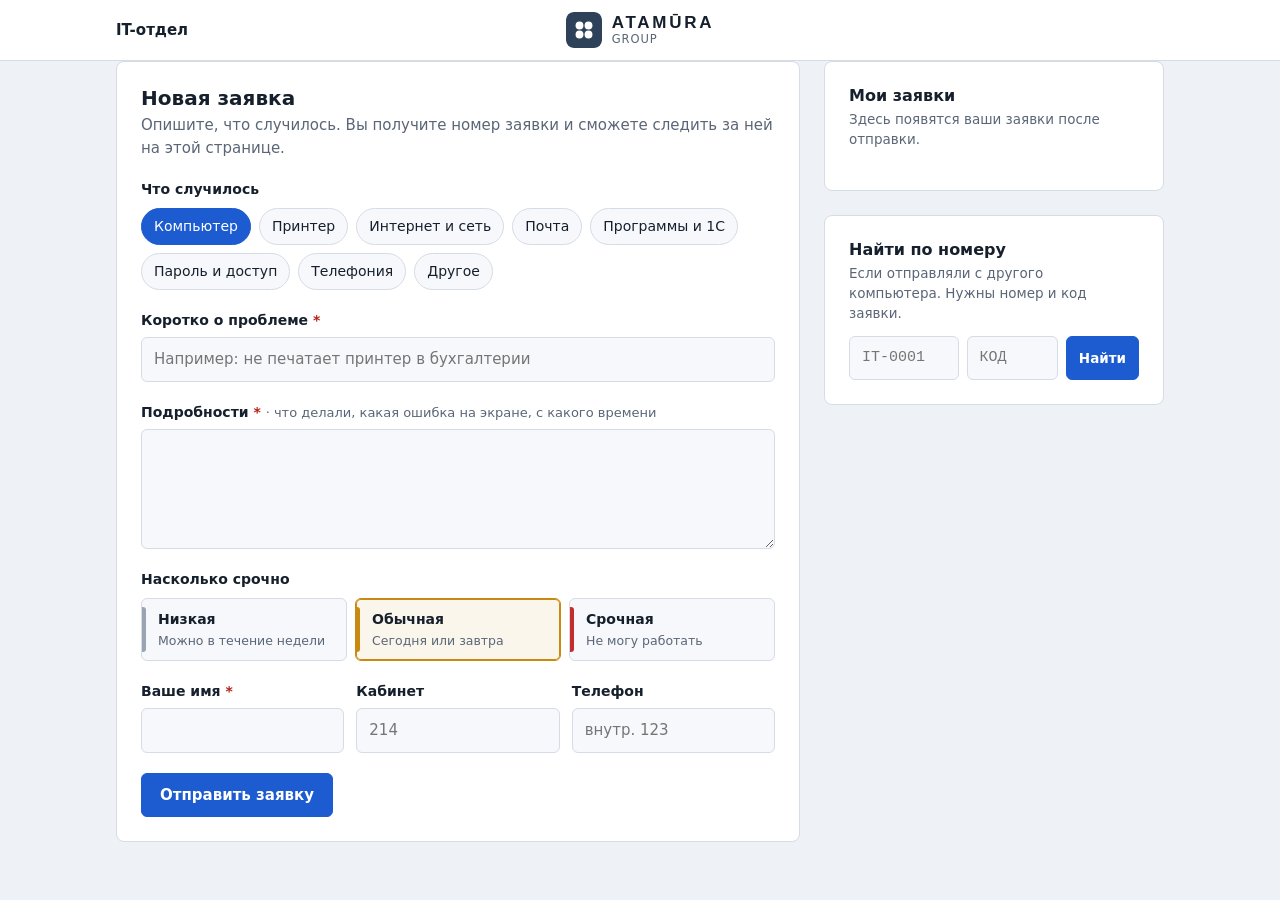
<file: index.html>
<!doctype html>
<html lang="ru">
<head>
<meta charset="utf-8">
<meta name="viewport" content="width=device-width, initial-scale=1, viewport-fit=cover">
<meta http-equiv="Content-Security-Policy" content="default-src 'none'; script-src 'self'; style-src 'self' 'unsafe-inline' https://fonts.googleapis.com; font-src https://fonts.gstatic.com; connect-src https://script.google.com https://script.googleusercontent.com; img-src 'self' data:; base-uri 'none'; form-action 'none'">
<meta name="referrer" content="no-referrer">
<title>Заявка в IT-отдел</title>
<link rel="preconnect" href="https://fonts.googleapis.com">
<link rel="preconnect" href="https://fonts.gstatic.com" crossorigin>
<link rel="stylesheet" href="https://fonts.googleapis.com/css2?family=Comfortaa:wght@700&family=IBM+Plex+Mono:wght@500;600&family=IBM+Plex+Sans:wght@400;600&display=swap">
<link rel="icon" href="logo.svg" type="image/svg+xml">
<link rel="stylesheet" href="style.css">
<script src="config.js"></script>
<script src="common.js"></script>
</head>
<body>

<header class="top">
  <div class="wrap top-grid">
    <span class="top-title" data-org>IT-отдел</span>
    <div class="brand">
      <img class="brand-logo" src="logo.svg" alt="" width="36" height="36">
      <span class="wordmark"><b>ATAMŪRA</b><small>Group</small></span>
    </div>
    <div class="top-right"></div>
  </div>
</header>
<div class="demo-banner" hidden>
  <div class="wrap">Демо-режим: сайт ещё не подключён к Google Таблице, заявки сохраняются только в этом браузере.</div>
</div>

<main class="wrap">
  <div class="layout">

    <section class="panel" id="formPanel">
      <h2>Новая заявка</h2>
      <p class="lead">Опишите, что случилось. Вы получите номер заявки и сможете следить за ней на этой странице.</p>

      <form id="form" novalidate>
        <fieldset>
          <span class="legend">Что случилось</span>
          <div class="chips" id="cats"></div>
        </fieldset>

        <div class="field">
          <label for="subject">Коротко о проблеме <span class="req">*</span></label>
          <input type="text" id="subject" maxlength="120" placeholder="Например: не печатает принтер в бухгалтерии" required>
        </div>

        <div class="field">
          <label for="description">Подробности <span class="req">*</span>
            <span class="hint">· что делали, какая ошибка на экране, с какого времени</span></label>
          <textarea id="description" maxlength="3000" required></textarea>
        </div>

        <fieldset>
          <span class="legend">Насколько срочно</span>
          <div class="prio">
            <label class="p-low"><input type="radio" name="priority" value="Низкая"><b>Низкая</b><small>Можно в течение недели</small></label>
            <label class="p-mid"><input type="radio" name="priority" value="Обычная" checked><b>Обычная</b><small>Сегодня или завтра</small></label>
            <label class="p-high"><input type="radio" name="priority" value="Срочная"><b>Срочная</b><small>Не могу работать</small></label>
          </div>
        </fieldset>

        <div class="row">
          <div class="field">
            <label for="name">Ваше имя <span class="req">*</span></label>
            <input type="text" id="name" maxlength="80" autocomplete="name" required>
          </div>
          <div class="field">
            <label for="place">Кабинет</label>
            <input type="text" id="place" maxlength="60" placeholder="214">
          </div>
          <div class="field">
            <label for="phone">Телефон</label>
            <input type="tel" id="phone" maxlength="40" placeholder="внутр. 123">
          </div>
        </div>

        <!-- Ловушка для ботов: человек это поле не видит. -->
        <div class="trap" aria-hidden="true">
          <label for="website">Сайт</label>
          <input type="text" id="website" tabindex="-1" autocomplete="off">
        </div>

        <p class="error" id="formError" role="alert" hidden></p>
        <div class="actions">
          <button class="btn" type="submit" id="submitBtn">Отправить заявку</button>
        </div>
      </form>

      <div class="success" id="success" hidden>
        <span class="muted">Заявка принята. Её номер:</span>
        <div class="ticket-no" id="newNo"></div>
        <div class="muted">Код заявки: <span class="mono" id="newCode" style="color:var(--fg);font-size:16px"></span></div>
        <p class="muted" style="margin:0">Заявка сохранена в списке «Мои заявки» справа, там появится ответ IT-отдела. Код нужен, чтобы проверить заявку с другого компьютера. Не сообщайте его посторонним.</p>
        <button class="btn ghost" type="button" id="againBtn">Отправить ещё одну</button>
      </div>
    </section>

    <aside class="side">
      <section class="panel">
        <h3>Мои заявки</h3>
        <p class="muted" style="margin:0" id="mineNote">Заявки, отправленные с этого компьютера.</p>
        <ul class="mine" id="mine"></ul>
        <div class="actions" style="margin-top:14px" id="mineActions" hidden>
          <button class="btn ghost small" type="button" id="refreshMine">Обновить статусы</button>
        </div>
      </section>

      <section class="panel">
        <h3>Найти по номеру</h3>
        <p class="muted" style="margin:0 0 12px">Если отправляли с другого компьютера. Нужны номер и код заявки.</p>
        <form class="check" id="checkForm">
          <input type="text" id="checkId" placeholder="IT-0001" aria-label="Номер заявки">
          <input type="text" id="checkCode" placeholder="Код" aria-label="Код заявки" maxlength="8" autocomplete="off">
          <button class="btn small" type="submit">Найти</button>
        </form>
        <p class="error" id="checkError" role="alert" hidden style="margin-top:10px"></p>
      </section>
    </aside>

  </div>
</main>

<script src="index.js"></script>
</body>
</html>
</file>
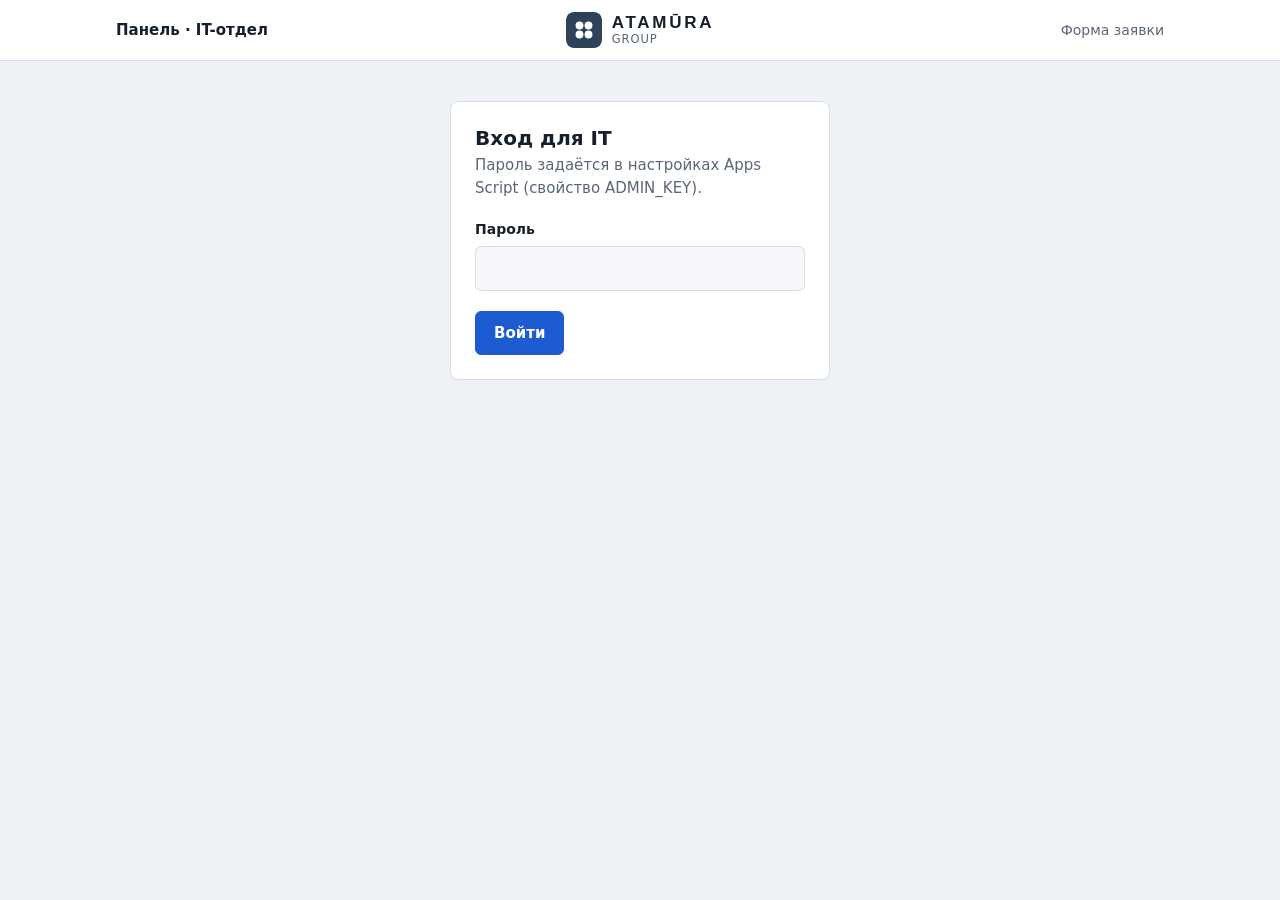
<file: admin.html>
<!doctype html>
<html lang="ru">
<head>
<meta charset="utf-8">
<meta name="viewport" content="width=device-width, initial-scale=1, viewport-fit=cover">
<meta name="robots" content="noindex">
<meta http-equiv="Content-Security-Policy" content="default-src 'none'; script-src 'self'; style-src 'self' 'unsafe-inline' https://fonts.googleapis.com; font-src https://fonts.gstatic.com; connect-src https://script.google.com https://script.googleusercontent.com; img-src 'self' data:; base-uri 'none'; form-action 'none'">
<meta name="referrer" content="no-referrer">
<title>Панель IT-отдела</title>
<link rel="preconnect" href="https://fonts.googleapis.com">
<link rel="preconnect" href="https://fonts.gstatic.com" crossorigin>
<link rel="stylesheet" href="https://fonts.googleapis.com/css2?family=Comfortaa:wght@700&family=IBM+Plex+Mono:wght@500;600&family=IBM+Plex+Sans:wght@400;600&display=swap">
<link rel="icon" href="logo.svg" type="image/svg+xml">
<link rel="stylesheet" href="style.css">
<script src="config.js"></script>
<script src="common.js"></script>
</head>
<body>

<header class="top">
  <div class="wrap top-grid">
    <span class="top-title">Панель · <span data-org>IT-отдел</span></span>
    <div class="brand">
      <img class="brand-logo" src="logo.svg" alt="" width="36" height="36">
      <span class="wordmark"><b>ATAMŪRA</b><small>Group</small></span>
    </div>
    <div class="top-right">
      <span class="muted" id="updatedAt"></span>
      <button class="btn ghost small" type="button" id="reloadBtn" hidden>Обновить</button>
      <button class="btn ghost small" type="button" id="logoutBtn" hidden>Выйти</button>
      <a href="index.html">Форма заявки</a>
    </div>
  </div>
</header>
<div class="demo-banner" hidden>
  <div class="wrap">Демо-режим: пароль <span class="mono">demo</span>, заявки берутся из этого браузера.</div>
</div>

<main class="wrap">

  <section class="panel login" id="login">
    <h2>Вход для IT</h2>
    <p class="lead">Пароль задаётся в настройках Apps Script (свойство ADMIN_KEY).</p>
    <form id="loginForm">
      <div class="field">
        <label for="pass">Пароль</label>
        <input type="password" id="pass" autocomplete="current-password" required>
      </div>
      <p class="error" id="loginError" role="alert" hidden></p>
      <div class="actions"><button class="btn" type="submit" id="loginBtn">Войти</button></div>
    </form>
  </section>

  <section id="board" hidden>
    <div class="summary" id="summary"></div>
    <div class="toolbar">
      <input type="search" id="q" placeholder="Поиск: номер, тема, имя, кабинет" aria-label="Поиск">
      <div class="seg" role="group" aria-label="Сортировка">
        <button type="button" data-sort="prio" aria-pressed="true">Сначала срочные</button>
        <button type="button" data-sort="new" aria-pressed="false">Сначала новые</button>
      </div>
    </div>
    <div class="list" id="list"></div>
  </section>

</main>

<script src="admin.js"></script>
</body>
</html>
</file>
<file: style.css>
/* Layout: узкая колонка формы + боковая карточка статуса; панель IT — список на всю ширину */
:root {
  --bg: #eef1f5;
  --surface: #ffffff;
  --sunken: #f6f8fb;
  --line: #d6dce5;
  --fg: #16202d;
  --muted: #5a6677;
  --accent: #1d5bd0;
  --accent-ink: #ffffff;
  --st-new: #1d5bd0;
  --st-work: #a86200;
  --st-wait: #7247b8;
  --st-done: #1d7f47;
  --pr-high: #c42d2d;
  --pr-mid: #c98a12;
  --pr-low: #9aa5b4;
  --danger: #b42318;
  --font-ui: "IBM Plex Sans", "Segoe UI", system-ui, sans-serif;
  --font-mono: "IBM Plex Mono", Consolas, "Courier New", monospace;
  --font-brand: "Comfortaa", "Century Gothic", "Segoe UI", sans-serif;
  --radius: 8px;
}
@media (prefers-color-scheme: dark) {
  :root {
    --bg: #0e131a;
    --surface: #161d27;
    --sunken: #111821;
    --line: #2a3442;
    --fg: #e5eaf1;
    --muted: #97a2b2;
    --accent: #6d98ff;
    --accent-ink: #0b1220;
    --st-new: #7aa2ff;
    --st-work: #f0a640;
    --st-wait: #b494f2;
    --st-done: #4fc283;
    --pr-high: #ff6b6b;
    --pr-mid: #e9b44c;
    --pr-low: #566273;
    --danger: #ff7a6e;
    color-scheme: dark;
  }
}

* { box-sizing: border-box; }
html { -webkit-text-size-adjust: 100%; }
body {
  margin: 0;
  background: var(--bg);
  color: var(--fg);
  font: 15px/1.5 var(--font-ui);
}
h1, h2, h3 { margin: 0; line-height: 1.2; text-wrap: balance; }
button, input, select, textarea { font: inherit; color: inherit; }
:focus-visible { outline: 2px solid var(--accent); outline-offset: 2px; }
[hidden] { display: none !important; }

.wrap {
  max-width: 1080px;
  margin: 0 auto;
  padding-block: 0;
  padding-left: max(16px, env(safe-area-inset-left, 0px));
  padding-right: max(16px, env(safe-area-inset-right, 0px));
}

/* шапка */
.top { border-bottom: 1px solid var(--line); background: var(--surface); }
.top .wrap { display: flex; align-items: center; gap: 12px; min-height: 60px; flex-wrap: wrap; padding-block: 10px; }
.brand { display: flex; align-items: center; gap: 10px; font-weight: 600; }
.brand-logo { width: 36px; height: 36px; border-radius: 8px; flex: none; }
.wordmark { display: grid; line-height: 1.15; }
.wordmark b { font: 700 17px var(--font-brand); letter-spacing: .16em; }
.wordmark small { color: var(--muted); font-size: 11.5px; font-weight: 400; letter-spacing: .08em; text-transform: uppercase; }
.top .spacer { flex: 1; }
/* Шапка в три колонки: название слева, логотип строго по центру, кнопки справа. */
.top .wrap.top-grid { display: grid; grid-template-columns: minmax(0, 1fr) auto minmax(0, 1fr); }
.top-title { font-weight: 600; min-width: 0; }
.top-right { display: flex; gap: 12px; align-items: center; justify-content: flex-end; flex-wrap: wrap; min-width: 0; }
@media (max-width: 600px) {
  .top-title { font-size: 13.5px; }
  .top-right { grid-column: 1 / -1; justify-content: center; }
  .top-right:empty { display: none; }
}
.top a { color: var(--muted); text-decoration: none; font-size: 14px; }
.top a:hover { color: var(--fg); }

.demo-banner {
  background: color-mix(in srgb, var(--st-work) 14%, var(--surface));
  border-bottom: 1px solid color-mix(in srgb, var(--st-work) 35%, transparent);
  font-size: 14px;
}
.demo-banner .wrap { padding-block: 8px; }

main { padding-block: 28px 56px; }

.layout { display: grid; grid-template-columns: minmax(0, 1fr) 340px; gap: 24px; align-items: start; }
@media (max-width: 860px) { .layout { grid-template-columns: minmax(0, 1fr); } }

.panel {
  background: var(--surface);
  border: 1px solid var(--line);
  border-radius: var(--radius);
  padding: 24px;
  min-width: 0;
}
@media (max-width: 480px) { .panel { padding: 18px; } }
.panel > h2 { font-size: 20px; margin-bottom: 4px; }
.lead { color: var(--muted); margin: 0 0 20px; }

/* форма */
form { display: grid; gap: 20px; }
.field { display: grid; gap: 6px; min-width: 0; }
.field > label, .legend { font-weight: 600; font-size: 14px; }
.hint { color: var(--muted); font-size: 13px; font-weight: 400; }
.req { color: var(--danger); }
input[type=text], input[type=tel], input[type=password], input[type=search], select, textarea {
  width: 100%;
  background: var(--sunken);
  border: 1px solid var(--line);
  border-radius: 6px;
  padding: 10px 12px;
}
textarea { min-height: 120px; resize: vertical; }
input:focus, textarea:focus, select:focus { border-color: var(--accent); outline: none; box-shadow: 0 0 0 3px color-mix(in srgb, var(--accent) 22%, transparent); }
.row { display: grid; grid-template-columns: repeat(3, minmax(0, 1fr)); gap: 12px; }
@media (max-width: 600px) { .row { grid-template-columns: minmax(0, 1fr); } }
fieldset { border: 0; margin: 0; padding: 0; min-width: 0; display: grid; gap: 8px; }

.chips { display: flex; flex-wrap: wrap; gap: 8px; }
.chip { position: relative; }
.chip input { position: absolute; opacity: 0; inset: 0; margin: 0; cursor: pointer; }
.chip span {
  display: inline-block; padding: 7px 12px; border-radius: 999px;
  border: 1px solid var(--line); background: var(--sunken); font-size: 14px;
  cursor: pointer; user-select: none;
}
.chip input:checked + span { background: var(--accent); border-color: var(--accent); color: var(--accent-ink); }
.chip input:focus-visible + span { outline: 2px solid var(--accent); outline-offset: 2px; }

.prio { display: grid; grid-template-columns: repeat(3, minmax(0, 1fr)); gap: 8px; }
@media (max-width: 600px) { .prio { grid-template-columns: minmax(0, 1fr); } }
.prio label {
  position: relative; display: grid; gap: 2px; padding: 10px 12px 10px 16px;
  border: 1px solid var(--line); border-radius: 6px; background: var(--sunken); cursor: pointer;
}
.prio label::before { content: ""; position: absolute; left: 0; top: 8px; bottom: 8px; width: 4px; border-radius: 0 3px 3px 0; background: var(--c); }
.prio input { position: absolute; opacity: 0; }
.prio b { font-weight: 600; font-size: 14px; }
.prio small { color: var(--muted); font-size: 12.5px; }
.prio label:has(input:checked) { border-color: var(--c); box-shadow: inset 0 0 0 1px var(--c); background: color-mix(in srgb, var(--c) 8%, var(--surface)); }
.prio label:has(input:focus-visible) { outline: 2px solid var(--accent); outline-offset: 2px; }
.p-low { --c: var(--pr-low); } .p-mid { --c: var(--pr-mid); } .p-high { --c: var(--pr-high); }

.btn {
  display: inline-flex; align-items: center; justify-content: center; gap: 8px;
  border: 1px solid var(--accent); background: var(--accent); color: var(--accent-ink);
  border-radius: 6px; padding: 10px 18px; font-weight: 600; cursor: pointer;
}
.btn:hover { filter: brightness(1.08); }
.btn:disabled { opacity: .55; cursor: progress; }
.btn.ghost { background: transparent; color: var(--fg); border-color: var(--line); }
.btn.ghost:hover { border-color: var(--muted); filter: none; }
.btn.small { padding: 6px 12px; font-size: 13.5px; }
.actions { display: flex; gap: 12px; align-items: center; flex-wrap: wrap; }

.error { color: var(--danger); font-size: 14px; margin: 0; }

/* успех */
.success { display: grid; gap: 14px; justify-items: start; }
.ticket-no {
  font: 600 clamp(34px, 7vw, 48px)/1 var(--font-mono); letter-spacing: .02em;
  color: var(--accent);
}

/* боковая колонка */
.side { display: grid; gap: 24px; min-width: 0; }
.side h3 { font-size: 16px; margin-bottom: 4px; }
.check { display: grid; grid-template-columns: minmax(0, 1.2fr) minmax(0, 1fr) auto; gap: 8px; }
.check input { font-family: var(--font-mono); text-transform: uppercase; }
.trap { position: absolute; left: -10000px; width: 1px; height: 1px; overflow: hidden; }
.mine { list-style: none; margin: 16px 0 0; padding: 0; display: grid; gap: 10px; }
.mine li { border: 1px solid var(--line); border-radius: 6px; padding: 10px 12px; background: var(--sunken); display: grid; gap: 4px; min-width: 0; }
.mine .head { display: flex; gap: 8px; align-items: center; justify-content: space-between; }
.mine .subj { overflow-wrap: anywhere; }
.reply {
  border-left: 3px solid var(--accent); padding: 4px 0 4px 10px; font-size: 14px;
  white-space: pre-wrap; overflow-wrap: anywhere;
}
.reply b { display: block; font-size: 12px; color: var(--muted); font-weight: 600; text-transform: uppercase; letter-spacing: .05em; }
.muted { color: var(--muted); font-size: 13.5px; }
.mono { font-family: var(--font-mono); font-variant-numeric: tabular-nums; }

/* статусы */
.pill {
  display: inline-flex; align-items: center; gap: 6px; white-space: nowrap;
  padding: 2px 9px; border-radius: 999px; font-size: 12.5px; font-weight: 600;
  color: var(--c); background: color-mix(in srgb, var(--c) 13%, transparent);
}
.pill::before { content: ""; width: 6px; height: 6px; border-radius: 50%; background: currentColor; }
.s-new { --c: var(--st-new); } .s-work { --c: var(--st-work); } .s-wait { --c: var(--st-wait); } .s-done { --c: var(--st-done); }

/* ── панель IT ── */
.login { max-width: 380px; margin: 40px auto; }
.summary { display: grid; grid-template-columns: repeat(4, minmax(0, 1fr)); gap: 12px; margin-bottom: 20px; }
@media (max-width: 640px) { .summary { grid-template-columns: repeat(2, minmax(0, 1fr)); } }
.stat {
  background: var(--surface); border: 1px solid var(--line); border-radius: var(--radius);
  padding: 14px 16px; text-align: left; cursor: pointer; display: grid; gap: 2px;
}
.stat b { font: 600 28px/1.1 var(--font-mono); font-variant-numeric: tabular-nums; color: var(--c); }
.stat span { color: var(--muted); font-size: 13.5px; }
.stat[aria-pressed=true] { border-color: var(--c); box-shadow: inset 0 0 0 1px var(--c); }

.toolbar { display: flex; gap: 10px; flex-wrap: wrap; align-items: center; margin-bottom: 14px; }
.toolbar input[type=search] { flex: 1 1 220px; width: auto; }
.seg { display: inline-flex; border: 1px solid var(--line); border-radius: 6px; overflow: hidden; }
.seg button { border: 0; background: var(--surface); padding: 8px 12px; cursor: pointer; font-size: 14px; }
.seg button + button { border-left: 1px solid var(--line); }
.seg button[aria-pressed=true] { background: var(--accent); color: var(--accent-ink); }

.list { display: grid; gap: 8px; }
.ticket { background: var(--surface); border: 1px solid var(--line); border-radius: var(--radius); position: relative; overflow: hidden; min-width: 0; }
.ticket::before { content: ""; position: absolute; left: 0; top: 0; bottom: 0; width: 4px; background: var(--c); }
.ticket > button {
  all: unset; box-sizing: border-box; width: 100%; cursor: pointer;
  display: grid; grid-template-columns: 76px minmax(0, 1fr) auto; gap: 4px 14px; align-items: center;
  padding: 12px 16px 12px 20px;
}
.ticket > button:focus-visible { outline: 2px solid var(--accent); outline-offset: -2px; }
.ticket .no { font: 500 13px var(--font-mono); color: var(--muted); }
.ticket .subj { font-weight: 600; overflow-wrap: anywhere; }
.ticket .meta { grid-column: 2 / -1; color: var(--muted); font-size: 13.5px; display: flex; gap: 6px 14px; flex-wrap: wrap; }
@media (max-width: 560px) {
  .ticket > button { grid-template-columns: minmax(0, 1fr) auto; }
  .ticket .no { grid-column: 1 / -1; }
  .ticket .meta { grid-column: 1 / -1; }
}
.ticket.done { opacity: .72; }
.ticket.open { border-color: color-mix(in srgb, var(--accent) 50%, var(--line)); }

.detail { border-top: 1px solid var(--line); padding: 16px 16px 18px 20px; display: grid; gap: 16px; background: var(--sunken); }
.desc { white-space: pre-wrap; overflow-wrap: anywhere; margin: 0; }
.contacts { display: grid; grid-template-columns: repeat(auto-fit, minmax(160px, 1fr)); gap: 10px; }
.contacts div { display: grid; }
.contacts dt { color: var(--muted); font-size: 12px; text-transform: uppercase; letter-spacing: .05em; }
.contacts dd { margin: 0; overflow-wrap: anywhere; }
.status-btns { display: flex; gap: 8px; flex-wrap: wrap; }
.status-btns button {
  border: 1px solid var(--line); background: var(--surface); border-radius: 999px;
  padding: 6px 12px; cursor: pointer; font-size: 13.5px; color: var(--c);
}
.status-btns button[aria-pressed=true] { background: var(--c); border-color: var(--c); color: var(--surface); font-weight: 600; }

.empty { text-align: center; padding: 48px 16px; color: var(--muted); border: 1px dashed var(--line); border-radius: var(--radius); }
.empty b { display: block; color: var(--fg); font-size: 16px; margin-bottom: 4px; }

footer { color: var(--muted); font-size: 13px; padding-block: 0 32px; }

@media (prefers-reduced-motion: reduce) { * { transition: none !important; animation: none !important; } }
</file>
